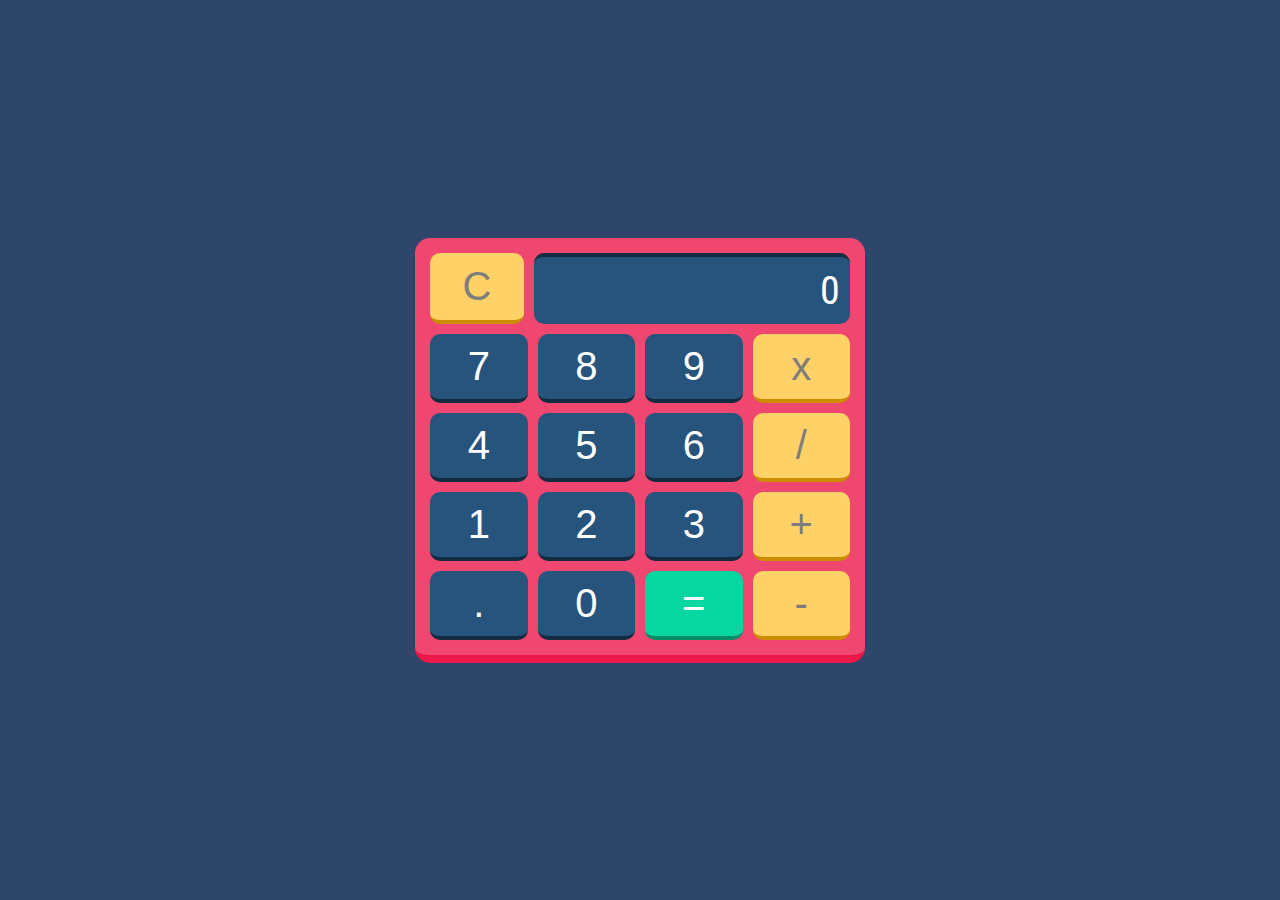
<file: Calculator/index.html>
<!DOCTYPE html>
<html lang="es">
<head>
    <meta charset="UTF-8">
    <meta name="viewport" content="width=device-width, initial-scale=1.0">
    <title>Calculadora Básica</title>
    <link rel="stylesheet" href="styles.css">
	<link rel="preconnect" href="https://fonts.googleapis.com">
	<link rel="preconnect" href="https://fonts.gstatic.com" crossorigin>
	<link href="https://fonts.googleapis.com/css2?family=Roboto+Condensed:ital,wght@0,100..900;1,100..900&display=swap" rel="stylesheet">
</head>
<body>
    <div class="calculadora">

		<div class="line1">
			<button onclick="limpiar()" class="amarillo">C</button>
			<div id="pantalla" class="pantalla">0</div>
		</div>
        
		<div class="line">
			<button onclick="agregarNumero('7')" class="azul">7</button>
            <button onclick="agregarNumero('8')" class="azul">8</button>
            <button onclick="agregarNumero('9')" class="azul">9</button>
			<button onclick="operacion('*')" class="amarillo">x</button>

			<button onclick="agregarNumero('4')" class="azul">4</button>
            <button onclick="agregarNumero('5')" class="azul">5</button>
            <button onclick="agregarNumero('6')" class="azul">6</button>
            <button onclick="operacion('/')" class="amarillo">/</button>

			<button onclick="agregarNumero('1')" class="azul">1</button>
            <button onclick="agregarNumero('2')" class="azul">2</button>
            <button onclick="agregarNumero('3')" class="azul">3</button>
			<button onclick="operacion('+')" class="amarillo">+</button>

			<button onclick="agregarNumero('.')" class="azul">.</button>
			<button onclick="agregarNumero('0')" class="azul">0</button>
			<button onclick="calcular()" class="verde">=</button>
            <button onclick="operacion('-')" class="amarillo">-</button> 
		</div>


    </div>
    <script src="script.js"></script>
</body>
</html>
</file>
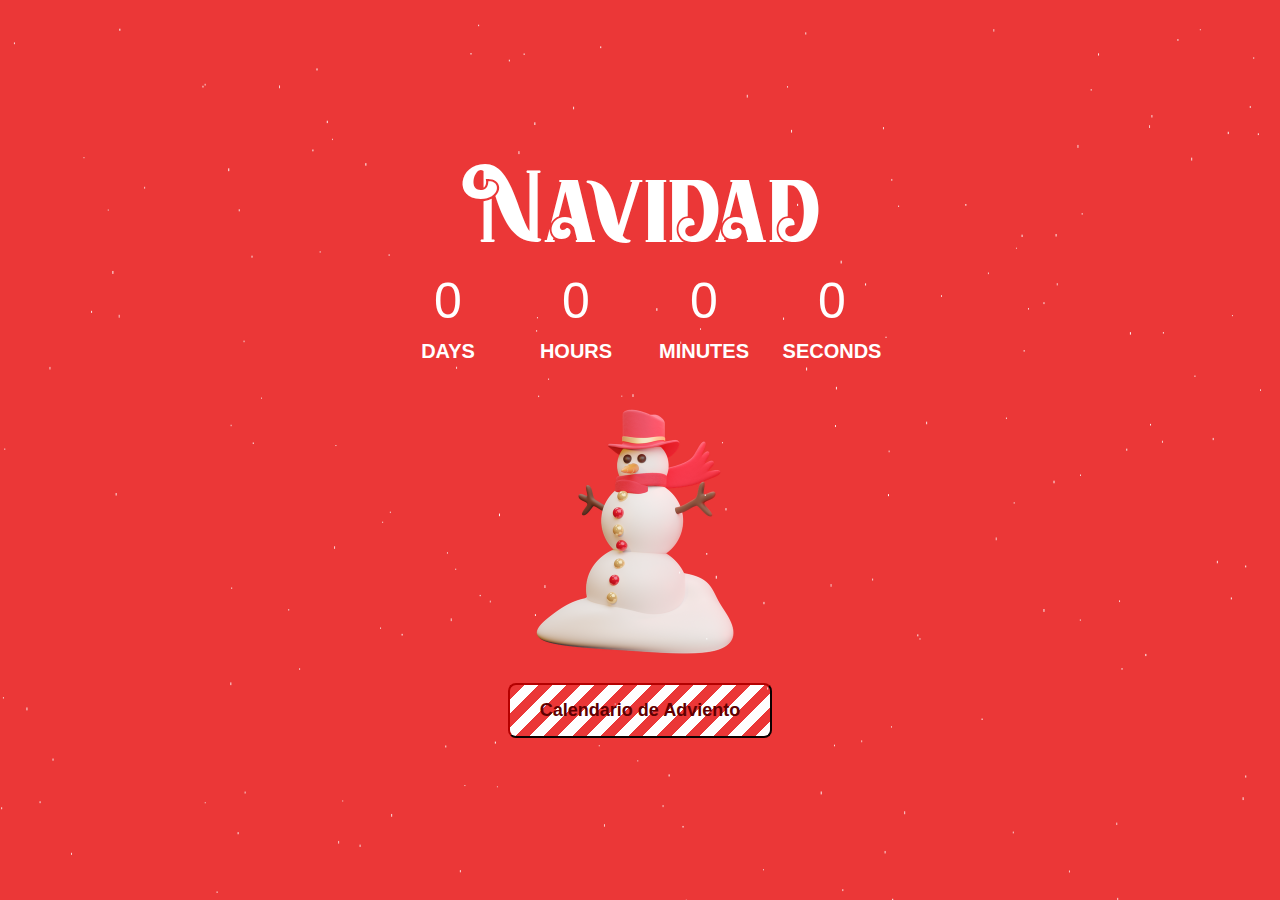
<file: Christmas/index.html>
<!DOCTYPE html>
<html lang="es">
	<head>
		<meta charset="UTF-8">
		<meta name="viewport" content="width=device-width, initial-scale=1.0">
		<title>Navidad</title>
		<link rel="icon" href="assets/snowman.png">
		<link rel="stylesheet" href="styles.css">
	</head>

	<body onclick="PlayAudio()">

		<canvas id="particleCanvas"></canvas>

		<div class="container">

			<div class="navidad">
				<div class="navi">Navidad</div>
				
				<div class="countdown">
					<div class="time-unit" id="days">0</div>
					<div class="time-unit" id="hours">0</div>
					<div class="time-unit" id="minutes">0</div>
					<div class="time-unit" id="seconds">0</div>
				</div>

				<div class="texto">
					<h3>DAYS</h3>
					<h3>HOURS</h3>
					<h3>MINUTES</h3>
					<h3>SECONDS</h3>
				</div>

				<img class="snowman" src="assets/snowman.png"
				
			</div>
			<div>
				<button class="candy-button" id="navigateButton">Calendario de Adviento</button>
			</div>	

		</div>

		<audio  id="miAudio" loop>
			<source src="assets/Mariah Carey - All I Want for Christmas Is You (Make My Wish Come True Edition)_aAkMkVFwAoo.mp3" type="audio/mpeg">
			Tu navegador no soporta el elemento de audio.
		</audio>

		

		<script src="script.js"></script>
	</body>
</html>
</file>
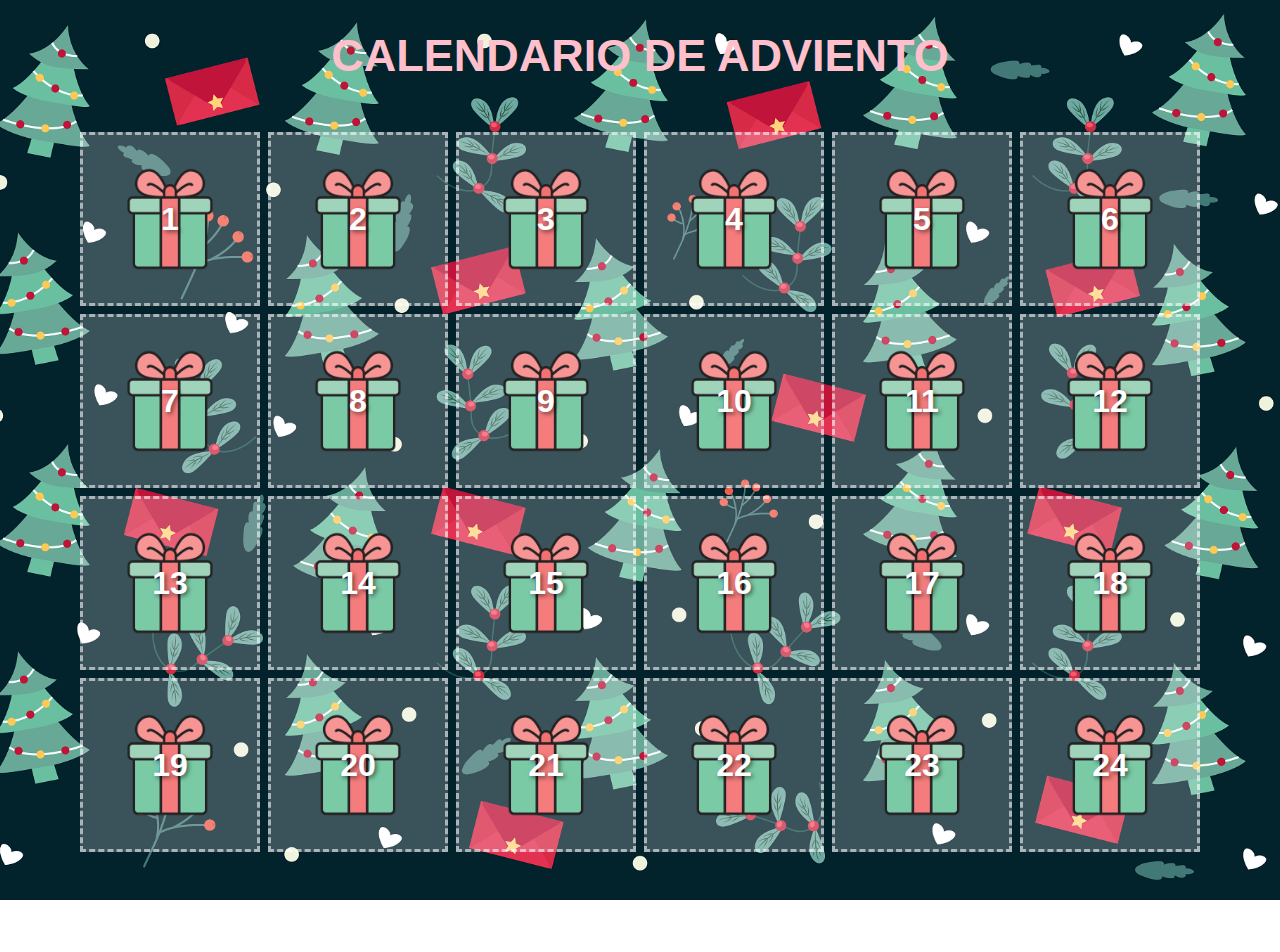
<file: Christmas/advent.html>
<!DOCTYPE html>
<html lang="en">
<head>
    <meta charset="UTF-8">
    <meta name="viewport" content="width=device-width, initial-scale=1.0">
    <title>Advent </title>
    <link rel="icon" href="assets/snowman.png">
    <link rel="stylesheet" href="advent.css">
</head>
<body>    
    <h1>CALENDARIO DE ADVIENTO</h1>
    <div class="parent">
        <div id="div1"><button onclick="showImage('assets/image1.jpg')">1</button></div>
        <div id="div2"><button onclick="showImage('assets/image2.jpg')">2</button></div>
        <div id="div3"><button onclick="showImage('assets/image3.jpg')">3</button></div>
        <div id="div4"><button onclick="showImage('assets/image4.jpg')">4</button></div>
        <div id="div5"><button onclick="showImage('assets/image5.jpg')">5</button></div>
        <div id="div6"><button onclick="showImage('assets/image6.jpg')">6</button></div>
        <div id="div7"><button onclick="showImage('assets/image7.jpg')">7</button></div>
        <div id="div8"><button onclick="showImage('assets/image8.jpg')">8</button></div>
        <div id="div9"><button onclick="showImage('assets/image9.jpg')">9</button></div>
        <div id="div10"><button onclick="showImage('assets/image10.jpg')">10</button></div>
        <div id="div11"><button onclick="showImage('assets/image11.jpg')">11</button></div>
        <div id="div12"><button onclick="showImage('assets/image12.jpg')">12</button></div>
        <div id="div13"><button onclick="showImage('assets/image13.jpg')">13</button></div>
        <div id="div14"><button onclick="showImage('assets/image14.jpg')">14</button></div>
        <div id="div15"><button onclick="showImage('assets/image15.jpg')">15</button></div>
        <div id="div16"><button onclick="showImage('assets/image16.jpg')">16</button></div>
        <div id="div17"><button onclick="showImage('assets/image17.jpg')">17</button></div>
        <div id="div18"><button onclick="showImage('assets/image18.jpg')">18</button></div>
        <div id="div19"><button onclick="showImage('assets/image19.jpg')">19</button></div>
        <div id="div20"><button onclick="showImage('assets/image20.jpg')">20</button></div>
        <div id="div21"><button onclick="showImage('assets/image21.jpg')">21</button></div>
        <div id="div22"><button onclick="showImage('assets/image22.jpg')">22</button></div>
        <div id="div23"><button onclick="showImage('assets/image23.jpg')">23</button></div>
        <div id="div24"><button onclick="showImage('assets/image24.jpg')">24</button></div>
    </div>

    <div id="imageModal" class="modal">
        <span class="close" onclick="closeImage()">&times;</span>
        <img class="modal-content" id="modalImage">
    </div>
    
    <script src="advent.js"></script>
</body>
</html>
</file>
<file: Calculator/styles.css>
body {
    display: flex;
    justify-content: center;
    align-items: center;
    height: 100vh;
    margin: 0;
    background-color: #2d466a;
    font-family: "Roboto Condensed";
}

.calculadora {
    width: 420px;
    background-color: #ef476f; 
    border-radius: 15px;
    padding: 15px;
	border-bottom: 8px solid #eb184a;
}

.line1 {
	display: flex;
	gap: 10px;
	margin-bottom: 10px;
}

#pantalla {
	flex: 4;
	background-color: #26547c;
	color: white;
	padding: 10px;
	font-size: 2.5rem;
	text-align: right;
	border-radius: 10px;
	border-top: 4px solid #142c41;
}

button {
	flex: 1;
	padding: 10px;
	font-size: 2.5rem;
	border: none;
	border-radius: 10px;
}

.line {
	display: grid;
	grid-template-columns: repeat(4, 1fr);
	gap: 10px
}

.amarillo {
	background-color: #ffd166;
	color: #7d7d7d;
	border-bottom: 4px solid #cc8e00;
}

.azul {
	background-color: #26547c;
	color: white;
	border-bottom: 4px solid #142c41;
}

.verde {
	background-color: #06d6a0;
	color: white;
	border-bottom: 4px solid #048c68;
}
</file>
<file: Christmas/styles.css>
body {
	font-family: Arial, sans-serif;
	display: flex;
	justify-content: center;
	align-items: center;
	height: 100vh;
	margin: 0;
	background-color: #eb3737;
}

@font-face {
    font-family: 'Christmas';
    src: url('fonts/Christmas.otf') format('truetype');
    font-weight: normal;
    font-style: normal;
}

/*-----------------------------*/

.container {
	justify-content: center;
}

.navidad {
	padding: 20px;
	border-radius: 8px;
	text-align: center;
}

.navi {
	font-family: 'Christmas';
	font-size: 100px;
	color: white;
}

.countdown, .texto {
    display: flex;
    justify-content: space-around;
    align-items: center;
    text-align: center;
    margin: 0;
    padding: 0;
    color: white;
	margin-bottom: 10px;
}

.time-unit, .texto h3 {
    text-align: center;
    margin: 0;
    padding: 0;
    width: 100px;
}

.countdown {
	font-size: 50px;
}

.texto {
	margin-bottom: 40px;
}

.texto h3 {
    font-size: 20px;
}

/*imagen muñeco de nieve*/
.snowman {
	height: 50%;
	width: 50%;
	margin-bottom: 20px;
}

/*particulas*/
canvas#particleCanvas {
    position: absolute; 
	pointer-events: none;
    animation: load 0.4s ease-in-out forwards;
    z-index: 1;
    width: 100%;
}

/* Estilo del botón */
.candy-button {
    padding: 15px 30px;
    font-size: 18px;
    font-weight: bold;
    color: #600000;
    border-color: #600000;
    border-radius: 8px;
    cursor: pointer;
    background: repeating-linear-gradient(
      135deg,           /* Ángulo de las rayas */
      #eb3737,         /* Rojo */
      #eb3737 10px,    /* Ancho de la franja roja */
      #fff 10px,       /* Blanco comienza justo después de la roja */
      #fff 20px        /* Ancho de la franja blanca */
    );
    transition: transform 0.2s;
  }

  /* Efecto al pasar el mouse */
  .candy-button:hover {
    transform: scale(1.05); /* Agranda el botón ligeramente */
  }

  /* Efecto al hacer clic */
  .candy-button:active {
    transform: scale(0.95); /* Hace que el botón se vea "presionado" */
  }
</file>
<file: Christmas/advent.css>
body {
    background-image: url('assets/fondo.png'); /* Asegúrate de poner aquí la ruta de tu imagen */
    background-size: cover;         /* Escala la imagen para cubrir toda la pantalla */
    background-position: center;    /* Centra la imagen en la pantalla */
    background-repeat: no-repeat;   /* Evita que la imagen se repita */
    background-attachment: fixed;   /* Hace que el fondo permanezca fijo al hacer scroll */
    margin: 0;
    overflow: hidden;
}

@font-face {
    font-family: 'Christmas';
    src: url('fonts/Christmas.otf') format('truetype');
    font-weight: normal;
    font-style: normal;
}

h1 {
    color: pink;
    margin-bottom: -50px;
    font-size: 45px;
    font-family:'Franklin Gothic Medium', 'Arial Narrow', Arial, sans-serif;
    display: flex;
    align-items: center;
    justify-content: center;
}

.parent {
    display: grid;
    grid-template-columns: repeat(6, 1fr);
    grid-template-rows: repeat(4, 1fr);
    gap: 8px;
    height: 80vh;
    padding: 100px 80px;
}
    
.parent div {
	background-color: rgba(255, 255, 255, 0.222);
    background-image: url('assets/regalo.png');
    background-size: 60%;
    background-repeat: no-repeat;
    background-position: center;
    border: 3px dashed rgba(255, 255, 255, 0.572);
}

.parent button {
	width: 100%;
	height: 100%;
	border: none;
	padding: 0;
	margin: 0;
	box-sizing: border-box;
	background-color: rgba(255, 255, 255, 0);
	font-size: 2em;
	color: white;
	font-weight: bold;
	text-shadow: 2px 2px 4px rgba(0, 0, 0, 0.5);
}

.parent button:disabled {
	background-color: rgba(255, 255, 255, 0);
	color: rgb(255, 255, 255);
}

.modal {
	display: none;
    position: fixed;
	z-index: 1;
    top: 0;
    width: 100%;
    height: 100%;
    overflow: hidden;
    background-color: rgba(0, 0, 0, 0.8);
	justify-content: center;
	align-items: center;
}

.modal-content {
    position: relative;
    display: flex;
    flex-direction: column;
    align-items: center;
    width: 80%;
    max-width: 700px;
    border: 5px solid white;
    padding: 10px;
    background-color: rgba(255, 255, 255, 0.049);
}

.close {
    position: absolute;
    top: 10px;
    right: 10px;
    color: #fff;
    font-size: 30px;
    font-weight: bold;
    cursor: pointer;
}
        
@media (max-width: 768px) {
    body {
        overflow: scroll;
    }

    h1 {
        font-size: 30px;
    }

    .parent {
        grid-template-columns: repeat(2, 1fr);
        grid-template-rows: repeat(12, 1fr);
        padding: 80px 30px;
        height: 100vh;
    }

    .parent div {
        background-size: 40%;
    }

    .parent button {
	margin-top: 15px;
	margin-bottom: 15px;
     }
}
</file>
